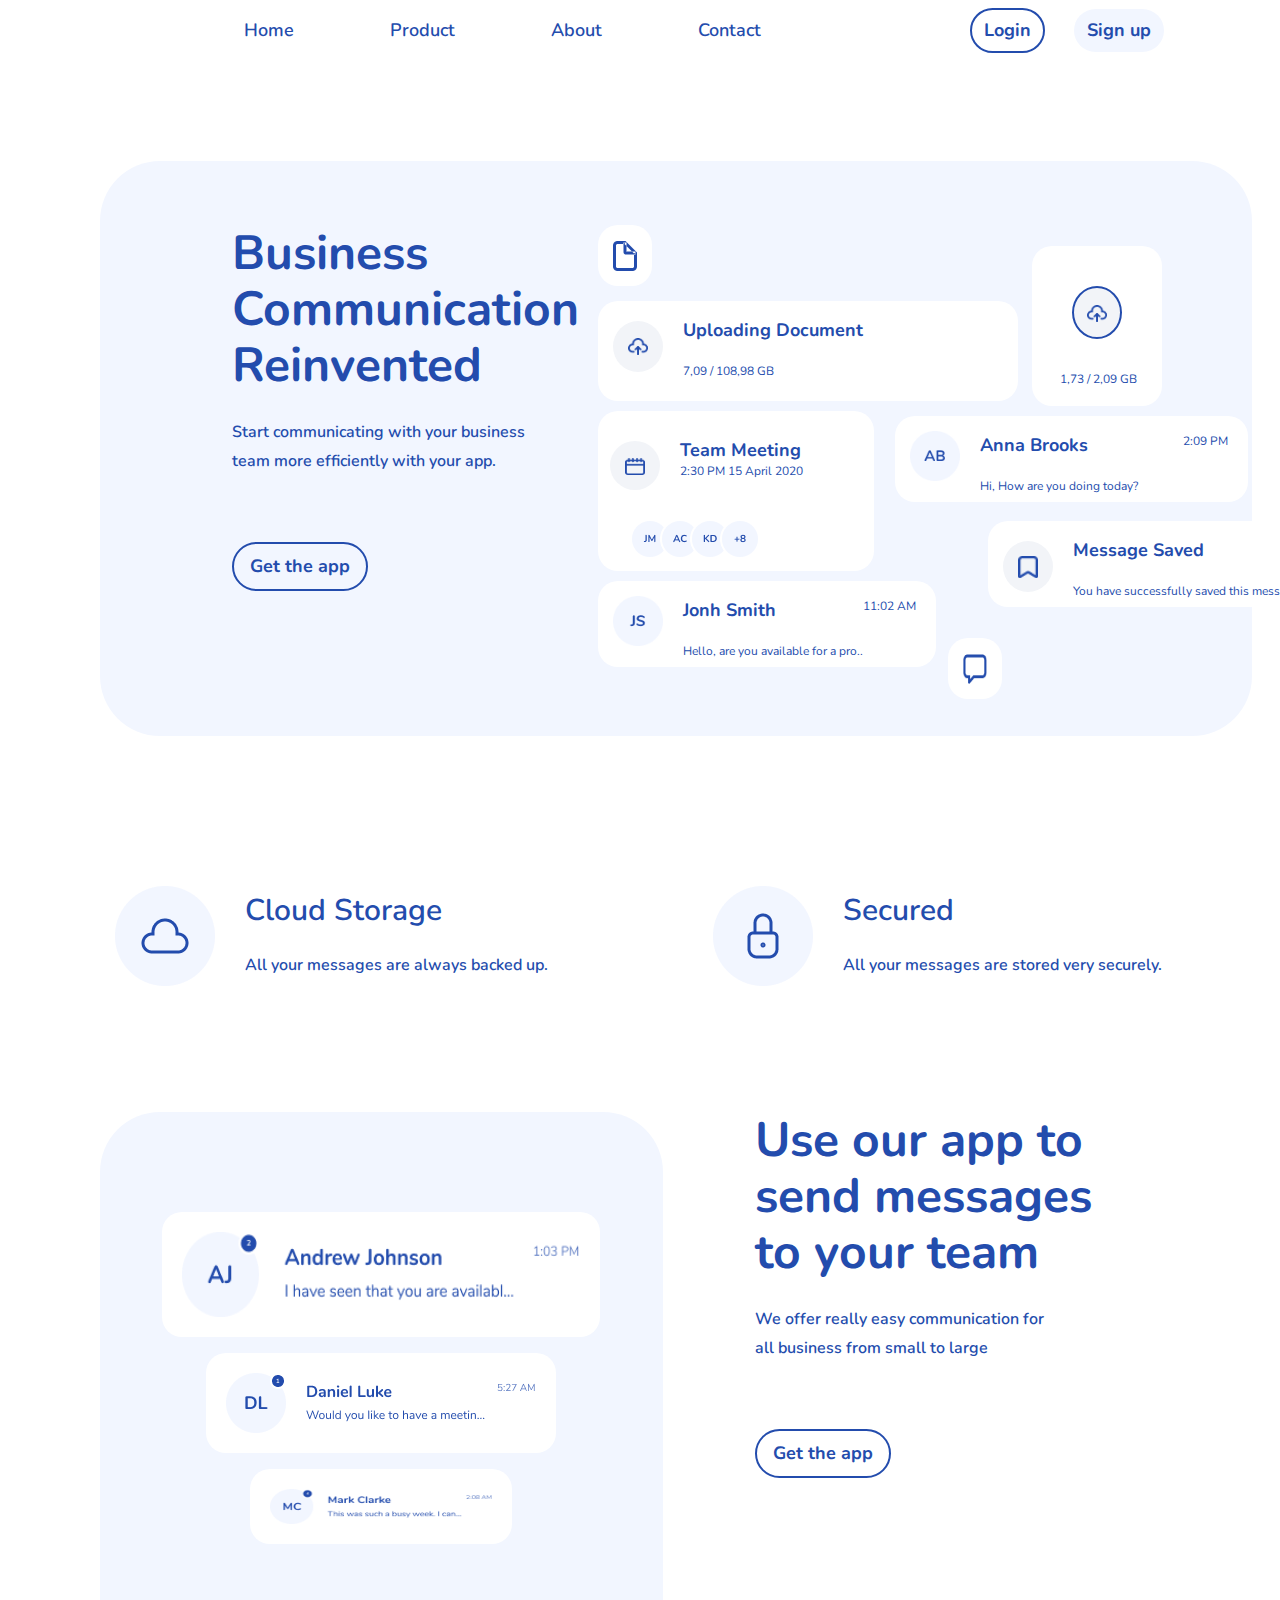
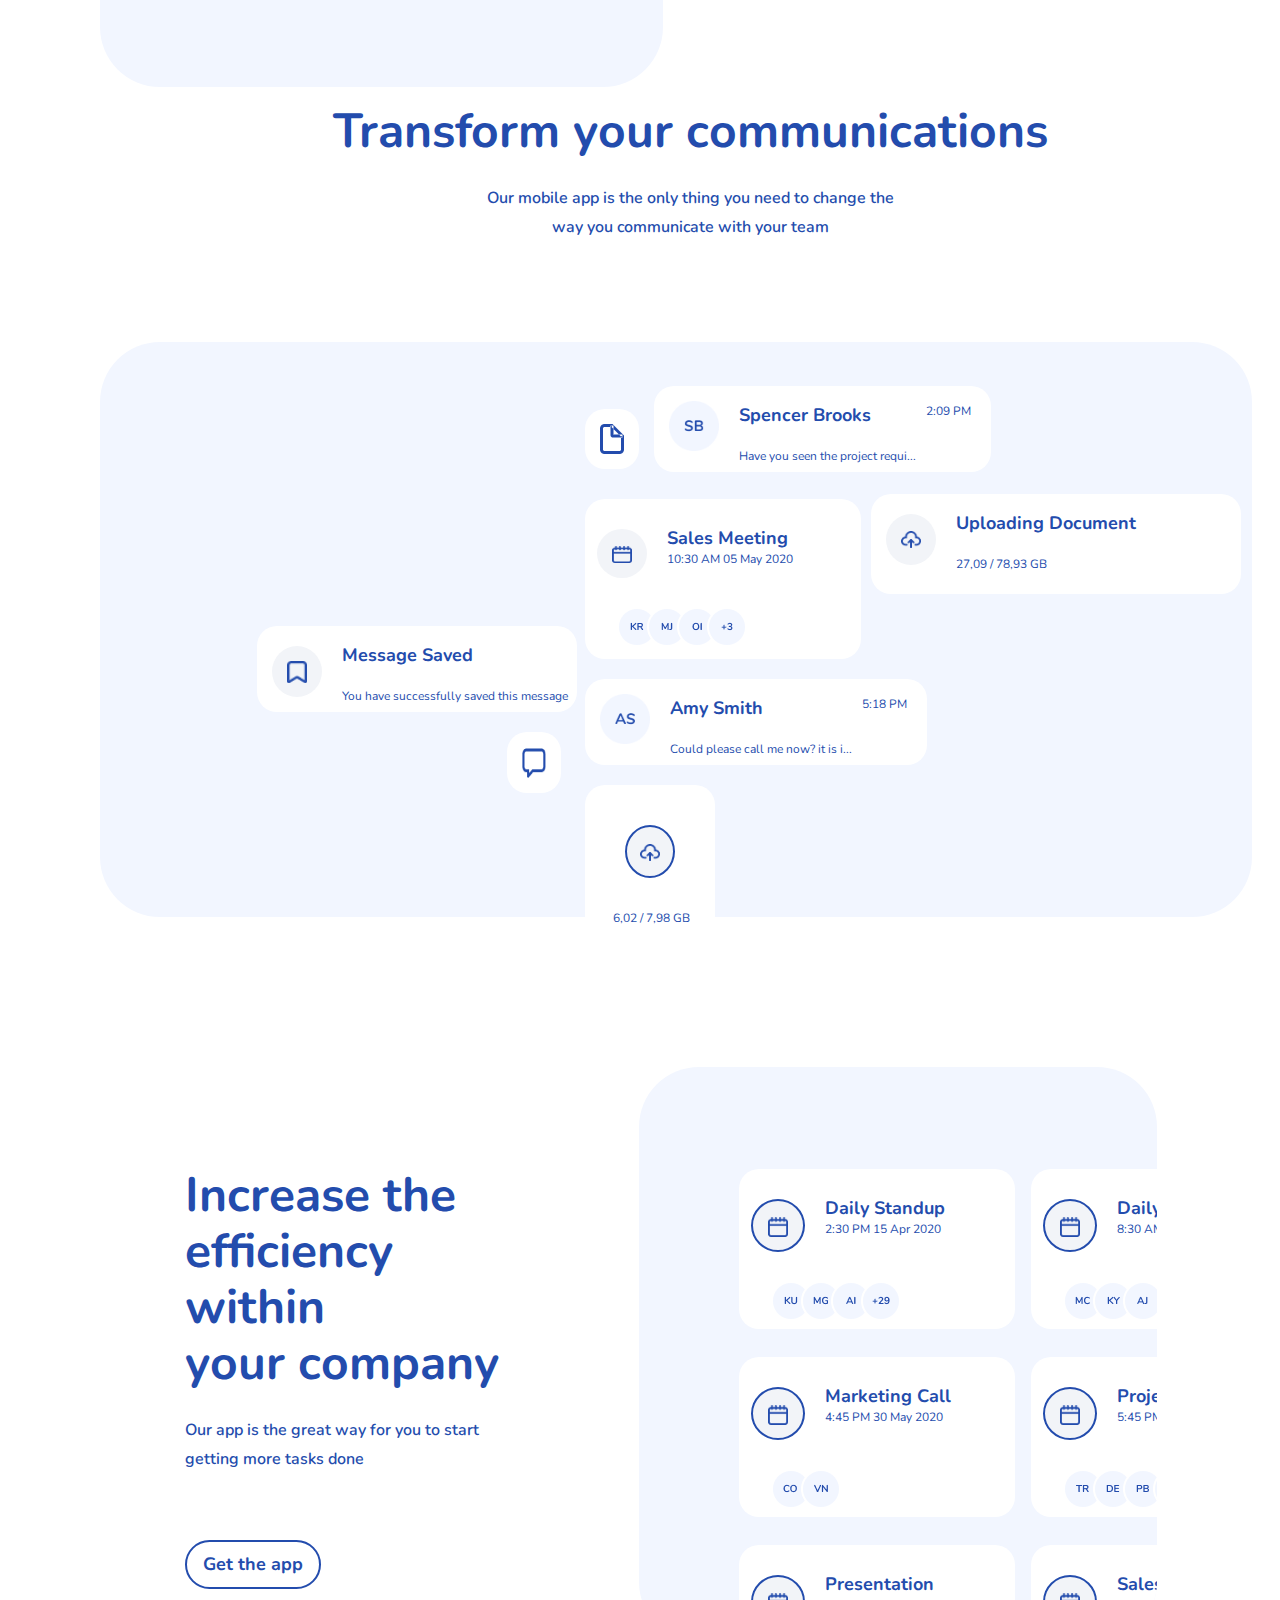
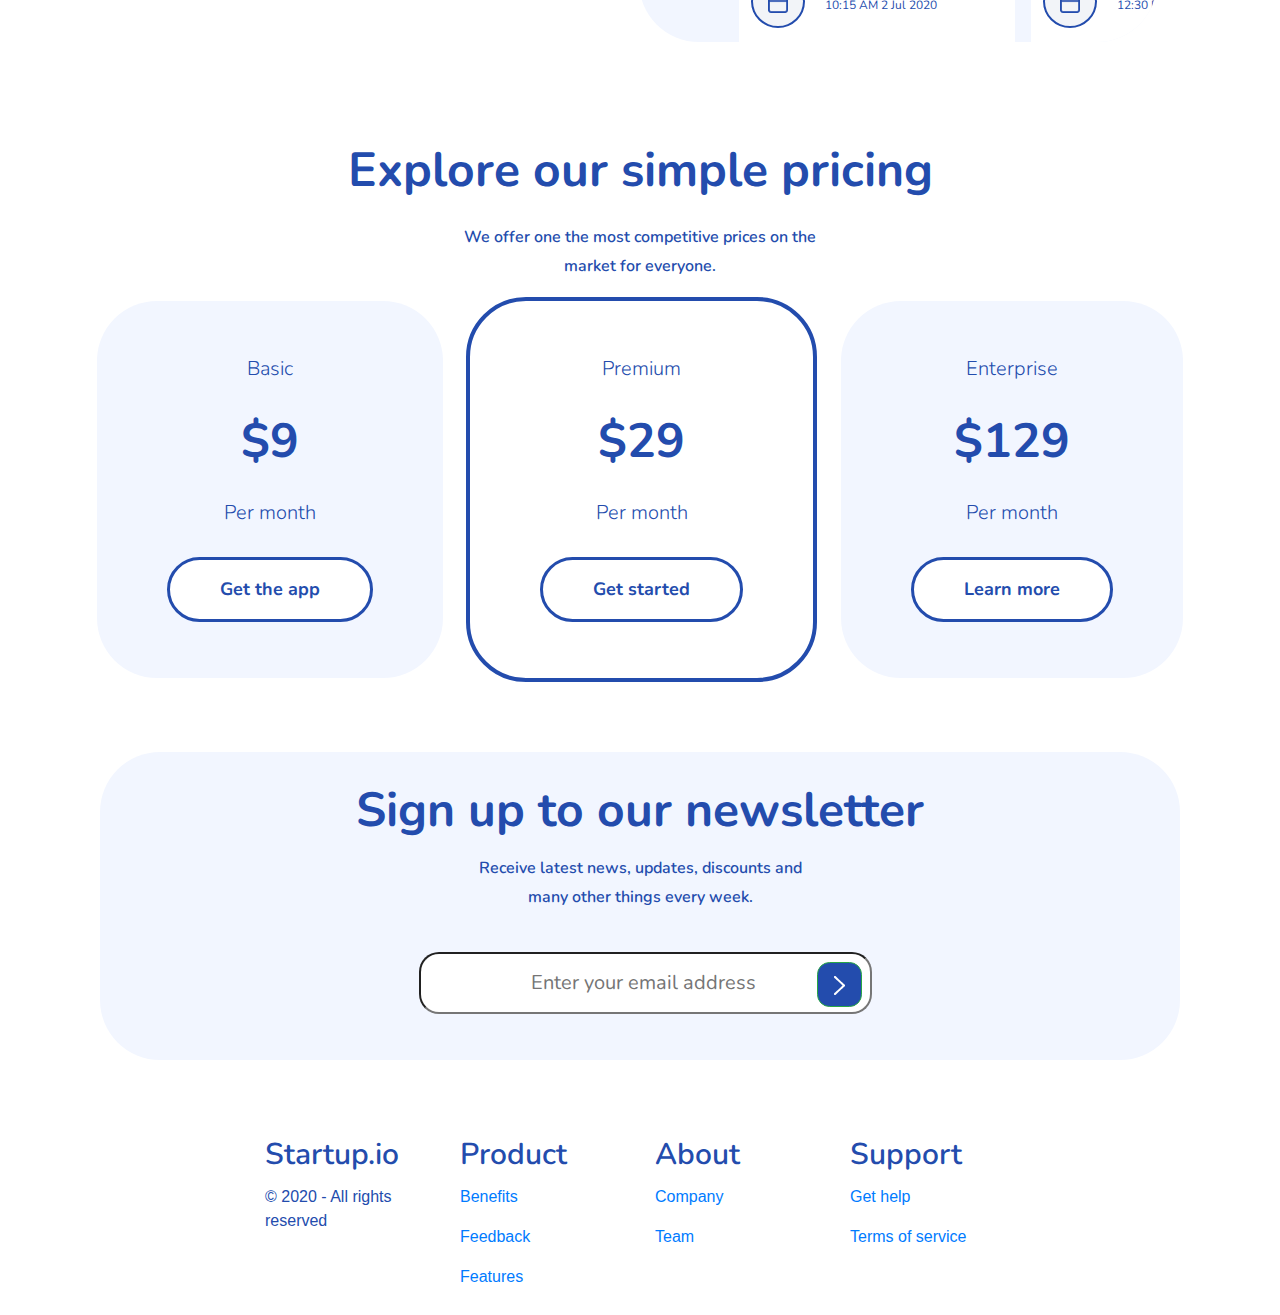
<file: index.html>
<!DOCTYPE html>
<html lang="en">
  <head>
    <!-- Required meta tags -->
    <meta charset="utf-8" />
    <meta name="viewport" content="width=device-width, initial-scale=1, shrink-to-fit=no" />

    <!-- Bootstrap CSS -->
    <link rel="stylesheet" href="https://cdn.jsdelivr.net/npm/bootstrap@4.0.0/dist/css/bootstrap.min.css" integrity="sha384-Gn5384xqQ1aoWXA+058RXPxPg6fy4IWvTNh0E263XmFcJlSAwiGgFAW/dAiS6JXm" crossorigin="anonymous" />
    <link rel="stylesheet" href="style.css" />
    <link rel="preconnect" href="https://fonts.googleapis.com" />
    <link rel="preconnect" href="https://fonts.gstatic.com" crossorigin />
    <link href="https://fonts.googleapis.com/css2?family=Nunito&display=swap" rel="stylesheet" />
    <title>Landing Page Start Up</title>
  </head>
  <body>
    <!-- HEADER -->
    <!-- navbar -->
    <nav class="navbar navbar-expand-lg navbar-light">
      <button class="navbar-toggler" type="button" data-toggle="collapse" data-target="#navbarNav" aria-controls="navbarNav" aria-expanded="false" aria-label="Toggle navigation">
        <span class="navbar-toggler-icon"></span>
      </button>
      <div class="collapse navbar-collapse font" id="navbarNav">
        <ul class="navbar-nav mx-auto">
          <li class="nav-item active">
            <a class="nav-link" href="#">Home <span class="sr-only">(current)</span></a>
          </li>
          <li class="nav-item">
            <a class="nav-link" href="#">Product</a>
          </li>
          <li class="nav-item">
            <a class="nav-link" href="#">About</a>
          </li>
          <li class="nav-item">
            <a class="nav-link" href="#">Contact</a>
          </li>
        </ul>
      </div>

      <div class="navbar-nav ml-auto">
        <div>
          <a class="btn btn_bg" href="#">Login</a>
          <a class="btn btn_su" href="#">Sign up</a>
        </div>
      </div>
    </nav>
    <!-- end navbar -->
    <!-- END HEADER -->
    <!-- BANNER -->
    <!-- Jumbotron -->
    <div class="jumbotron">
      <div class="row space">
        <div class="col-lg-5">
          <h4 class="display-4 main_font">Business<br />Communication<br />Reinvented</h4>
          <p class="font body_font">Start communicating with your business<br />team more efficiently with your app.</p>
          <p class="lead">
            <a class="btn btn_bg btn-lg btn_body" href="#" role="button">Get the app</a>
          </p>
        </div>
        <div class="col-lg-7">
          <a class="btn bg_icon" href="#"><img src="./asset/icon/file.png" height="30" width="24" alt="" /></a>
          <br />
          <a class="bg_icon bg_upload btn font">
            <div class="person">
              <div class="img_ud">
                <img src="./asset/icon/upload.png" height="17" width="20" alt="" />
              </div>
              <div class="text">
                <p>Uploading Document</p>
                <p class="font_size">7,09 / 108,98 GB</p>
              </div>
            </div>
          </a>
          <a class="bg_icon bg_upload2 btn font">
            <div class="img_ud2">
              <img src="./asset/icon/upload.png" height="17" width="20" alt="" />
            </div>
            <p class="font_size2" style="margin-left: 2px">1,73 / 2,09 GB</p>
          </a>
          <br />
          <div class="row">
            <div class="col-sm-5" style="margin-right: 25px">
              <a class="bg_date btn font">
                <div class="person">
                  <div class="img_ud">
                    <img src="./asset/icon/date.png" height="17" width="20" alt="" />
                  </div>
                  <div class="text">
                    <p>Team Meeting</p>
                    <p class="font_size" style="margin-top: -20px">2:30 PM 15 April 2020</p>
                  </div>
                </div>

                <br />
                <div class="date">
                  <p href=""><img src="./asset/icon/1.png" height="40" width="40" alt="" /></p>
                  <p href=""><img src="./asset/icon/2.png" height="40" width="40" alt="" style="margin-left: -10px" /></p>
                  <p href=""><img src="./asset/icon/3.png" height="40" width="40" alt="" style="margin-left: -10px" /></p>
                  <p href=""><img src="./asset/icon/4.png" height="40" width="40" alt="" style="margin-left: -10px" /></p>
                </div>
              </a>
            </div>
            <div class="col-sm-6">
              <a class="bg_icon btn font">
                <div class="person">
                  <img src="./asset/icon/ab.png" height="50" width="50" alt="" />
                  <div class="text">
                    <p>Anna Brooks</p>
                    <p class="font_size">Hi, How are you doing today?</p>
                  </div>
                  <p class="font_size time">2:09 PM</p>
                </div>
              </a>
            </div>
          </div>
          <a class="bg_icon btn font">
            <div class="person">
              <img src="./asset/icon/js.png" height="50" width="50" alt="" />
              <div class="text">
                <p>Jonh Smith</p>
                <p class="font_size">Hello, are you available for a pro..</p>
              </div>
              <p class="font_size">11:02 AM</p>
            </div>
          </a>
          <a class="bg_icon btn font ms">
            <div class="person">
              <div class="img_ud">
                <img src="./asset/icon/Shape.png" height="22" width="20" alt="" />
              </div>
              <div class="text">
                <p>Message Saved</p>
                <p class="font_size">You have successfully saved this message</p>
              </div>
            </div>
          </a>
          <br />
          <a class="btn bg_icon" href="#" style="margin-left: 350px; margin-top: -80px"><img src="./asset/icon/message.png" height="30" width="24" alt="" /></a>
        </div>
      </div>
    </div>
    <!-- End Jumbotron -->
    <div class="row space pos">
      <div class="col-lg-6 mb-3">
        <div class="person">
          <img src="./asset/icon/Cloud.png" height="100" width="100" alt="" />
          <div class="text text_ej">
            <p class="title">Cloud Storage</p>
            <p class="font">All your messages are always backed up.</p>
          </div>
        </div>
      </div>

      <div class="col-lg-6">
        <div class="person">
          <img src="./asset/icon/Lock.png" height="100" width="100" alt="" />
          <div class="text text_ej">
            <p class="title">Secured</p>
            <p class="font">All your messages are stored very securely.</p>
          </div>
        </div>
      </div>
    </div>
    <!-- PRODUCTS FEATURES -->
    <!-- Product Features -->
    <!-- Product Features 1 -->
    <div class="row space mb-3">
      <div class="col">
        <div class="bg_feature1">
          <p><img src="./asset/icon/Card1.png" class="img_c" alt="" height="125" width="438" /></p>
          <p><img src="./asset/icon/Card2.png" class="img_c" alt="" height="100" width="350" /></p>
          <p><img src="./asset/icon/Card Content.png" class="img_c" alt="" height="75" width="262" /></p>
        </div>
      </div>
      <div class="col cont">
        <h4 class="display-4 main_font f1">
          Use our app to <br />
          send messages <br />to your team
        </h4>
        <p class="font body_font">
          We offer really easy communication for <br />
          all business from small to large
        </p>
        <p class="lead">
          <a class="btn btn_bg btn-lg btn_body" href="#" role="button">Get the app</a>
        </p>
      </div>
    </div>
    <!-- Product Features 2 -->
    <div class="pf2">
      <h4 class="display-4 main_font">Transform your communications</h4>
      <p class="font body_font">Our mobile app is the only thing you need to change the <br />way you communicate with your team</p>
    </div>

    <div class="row space jumbotron mb-5">
      <div class="col-lg-5 col-sm-6 barisr_kiri">
        <a class="bg_icon btn font pesan_pf2 pesanr_pf2">
          <div class="person">
            <div class="img_ud">
              <img src="./asset/icon/Shape.png" height="22" width="20" alt="" />
            </div>
            <div class="text">
              <p>Message Saved</p>
              <p class="font_size">You have successfully saved this message</p>
            </div>
          </div>
        </a>
        <a class="btn bg_icon pesan2_pf2 pesanr2_pf2" href="#"><img src="./asset/icon/message.png" height="30" width="24" alt="" /></a>
      </div>

      <div class="col-lg-7 col-sm-6 col_pf2">
        <a class="btn bg_icon" href="#"><img src="./asset/icon/file.png" height="30" width="24" alt="" /></a>
        <a class="bg_icon btn font spencer_pf2">
          <div class="person">
            <img src="./asset/icon/Person's Initials.png" height="50" width="50" alt="" />
            <div class="text">
              <p>Spencer Brooks</p>
              <p class="font_size">Have you seen the project requi...</p>
            </div>
            <p class="font_size time" style="margin-left: 10px">2:09 PM</p>
          </div>
        </a>
        <div class="row row_pf2">
          <div class="col-lg-5 col2_pf2">
            <a class="bg_date btn font salesr_pf2">
              <div class="person">
                <div class="img_ud">
                  <img src="./asset/icon/date.png" height="17" width="20" alt="" />
                </div>
                <div class="text">
                  <p>Sales Meeting</p>
                  <p class="font_size sales_pf2">10:30 AM 05 May 2020</p>
                </div>
              </div>

              <br />
              <div class="date">
                <p href=""><img src="./asset/icon/Person.png" height="40" width="40" alt="" /></p>
                <p href=""><img src="./asset/icon/mj.png" height="40" width="40" alt="" style="margin-left: -10px" /></p>
                <p href=""><img src="./asset/icon/oi.png" height="40" width="40" alt="" style="margin-left: -10px" /></p>
                <p href=""><img src="./asset/icon/Other People.png" height="40" width="40" alt="" style="margin-left: -10px" /></p>
              </div>
            </a>
          </div>
          <div class="col-lg-6 col3_pf2">
            <a class="bg_icon btn font upload_pf2">
              <div class="person">
                <div class="img_ud">
                  <img src="./asset/icon/upload.png" height="17" width="20" alt="" />
                </div>
                <div class="text">
                  <p>Uploading Document</p>
                  <p class="font_size">27,09 / 78,93 GB</p>
                </div>
              </div>
            </a>
          </div>
        </div>
        <a class="bg_icon btn font anna_pf2">
          <div class="person">
            <img src="./asset/icon/as.png" height="50" width="50" alt="" />
            <div class="text">
              <p>Amy Smith</p>
              <p class="font_size">Could please call me now? it is i...</p>
            </div>
            <p class="font_size time" style="margin-left: 10px">5:18 PM</p>
          </div>
        </a>
        <br />
        <a class="bg_icon bg_upload2 btn font upload2_pf2 uploadr2_pf2">
          <div class="img_ud2">
            <img src="./asset/icon/upload.png" height="17" width="20" alt="" />
          </div>
          <p class="font_size2 fontu_pf2">6,02 / 7,98 GB</p>
        </a>
      </div>
    </div>

    <!-- END PRODUCTS FEATURES -->
    <!-- END BANNER -->

    <!-- ABOUT & PRICING -->
    <!-- ABOUT -->
    <div class="row row_about mb-3">
      <div class="col-lg-5 col-sm-12 col1_about mb-4">
        <h4 class="display-4 main_font">
          Increase the <br />
          efficiency within <br />
          your company
        </h4>
        <p class="font body_font">
          Our app is the great way for you to start <br />
          getting more tasks done
        </p>
        <p class="lead">
          <a class="btn btn_bg btn-lg btn_body" href="#" role="button">Get the app</a>
        </p>
      </div>
      <div class="col-lg-6 col-sm-12">
        <div class="bg_about" style="overflow:hidden;">
          <div class="row row_in_bg_about mb-3">
            <div class="col-sm-5">
              <a class="bg_date_about btn font salesr_pf2">
                <div class="person">
                  <div class="img_ud border_about">
                    <img src="./asset/icon/date.png" height="20" width="20" alt="" />
                  </div>
                  <div class="text">
                    <p>Daily Standup</p>
                    <p class="font_size sales_pf2">2:30 PM 15 Apr 2020</p>
                  </div>
                </div>

                <br />
                <div class="date">
                  <p href=""><img src="./asset/icon/ku.png" height="40" width="40" alt="" /></p>
                  <p href=""><img src="./asset/icon/mg.png" height="40" width="40" alt="" style="margin-left: -10px" /></p>
                  <p href=""><img src="./asset/icon/ai.png" height="40" width="40" alt="" style="margin-left: -10px" /></p>
                  <p href=""><img src="./asset/icon/29.png" height="40" width="40" alt="" style="margin-left: -10px" /></p>
                </div>
              </a>
            </div>
            <div class="col-sm-4">
              <a class="bg_date btn font salesr_pf2">
                <div class="person">
                  <div class="img_ud border_about">
                    <img src="./asset/icon/date.png" height="20" width="20" alt="" />
                  </div>
                  <div class="text">
                    <p>Daily Ema</p>
                    <p class="font_size sales_pf2">8:30 AM 28 Apr 2020</p>
                  </div>
                </div>

                <br />
                <div class="date">
                  <p href=""><img src="./asset/icon/mc.png" height="40" width="40" alt="" /></p>
                  <p href=""><img src="./asset/icon/ky.png" height="40" width="40" alt="" style="margin-left: -10px" /></p>
                  <p href=""><img src="./asset/icon/aj.png" height="40" width="40" alt="" style="margin-left: -10px" /></p>
                </div>
              </a>
            </div>
          </div>
          <div class="row row_in_bg_about mb-3">
            <div class="col-sm-5">
              <a class="bg_date btn font salesr_pf2">
                <div class="person">
                  <div class="img_ud border_about">
                    <img src="./asset/icon/date.png" height="20" width="20" alt="" />
                  </div>
                  <div class="text">
                    <p>Marketing Call</p>
                    <p class="font_size sales_pf2">4:45 PM 30 May 2020</p>
                  </div>
                </div>

                <br />
                <div class="date">
                  <p href=""><img src="./asset/icon/co.png" height="40" width="40" alt="" /></p>
                  <p href=""><img src="./asset/icon/vn.png" height="40" width="40" alt="" style="margin-left: -10px" /></p>
                </div>
              </a>
            </div>
            <div class="col-sm-4">
              <a class="bg_date btn font salesr_pf2">
                <div class="person">
                  <div class="img_ud border_about">
                    <img src="./asset/icon/date.png" height="20" width="20" alt="" />
                  </div>
                  <div class="text">
                    <p>Project Meeting</p>
                    <p class="font_size sales_pf2">5:45 PM 1 Jun 2020</p>
                  </div>
                </div>

                <br />
                <div class="date">
                  <p href=""><img src="./asset/icon/tr.png" height="40" width="40" alt="" /></p>
                  <p href=""><img src="./asset/icon/de.png" height="40" width="40" alt="" style="margin-left: -10px" /></p>
                  <p href=""><img src="./asset/icon/pb.png" height="40" width="40" alt="" style="margin-left: -10px" /></p>
                  <p href=""><img src="./asset/icon/Other People2.png" height="40" width="40" alt="" style="margin-left: -10px" /></p>
                </div>
              </a>
            </div>
          </div>
          <div class="row row_in_bg_about">
            <div class="col-sm-5">
              <a class="bg_date btn font salesr_pf2">
                <div class="person">
                  <div class="img_ud border_about">
                    <img src="./asset/icon/date.png" height="20" width="20" alt="" />
                  </div>
                  <div class="text">
                    <p>Presentation</p>
                    <p class="font_size sales_pf2">10:15 AM 2 Jul 2020</p>
                  </div>
                </div>
              </a>
            </div>
            <div class="col-sm-4">
              <a class="bg_date btn font salesr_pf2">
                <div class="person">
                  <div class="img_ud border_about">
                    <img src="./asset/icon/date.png" height="20" width="20" alt="" />
                  </div>
                  <div class="text">
                    <p>Sales Call</p>
                    <p class="font_size sales_pf2">12:30 PM 5 May 2020</p>
                  </div>
                </div>
              </a>
            </div>
          </div>
        </div>
      </div>
    </div>
    <!-- END ABOUT -->
    <!-- PRICING -->
    <div class="txt_p">
      <h4 class="display-4 main_font_h4_p">Explore our simple pricing</h4>
      <p class="font body_font_p_p">
        We offer one the most competitive prices on the<br />
        market for everyone.
      </p>
    </div>
    <div class="row r_pricing">
      <div class="c_pricing">
        <div class="main_font_pricing">
          <p class="lead">Basic</p>
          <p>$9</p>
          <p class="lead">Per month</p>
          <p class="lead">
            <a class="btn btn_pricing" href="#" role="button">Get the app</a>
          </p>
        </div>
      </div>
      <div class="c_pricing">
        <div class="main_font_pricing2">
          <p class="lead">Premium</p>
          <p>$29</p>
          <p class="lead">Per month</p>
          <p class="lead">
            <a class="btn btn_pricing2" href="#" role="button">Get started</a>
          </p>
        </div>
      </div>
      <div class="c_pricing">
        <div class="main_font_pricing">
          <p class="lead">Enterprise</p>
          <p>$129</p>
          <p class="lead">Per month</p>
          <p class="lead">
            <a class="btn btn_pricing" href="#" role="button">Learn more</a>
          </p>
        </div>
      </div>
    </div>

    <!-- END PRICING -->
    <!-- END ABOUT & PRICING -->
    <!-- CONTACT NEWSLETTER & FOOTER -->
    <div class="main_CN">
      <p>Sign up to our newsletter</p>
      <p class="lead font" style="margin-bottom: 40px;">
        Receive latest news, updates, discounts and <br />
        many other things every week.
      </p>
      <form class="flex">
        <p class="lead">
          <input class="search_CN" type="search" placeholder="Enter your email address" aria-label="Search" />
          <button class="btn_CN btn btn-outline-success" type="submit"><img src="./asset/icon/arrow.png" alt="" /></button>
        </p>
      </form>
    </div>
    <div class="row foot">
      <div class="col text_foot">
        <p href="" class="foot_link font">Startup.io</p>
        <p>
          © 2020 - All rights <br />
          reserved
        </p>
      </div>
      <div class="col text_foot">
        <p href="" class="foot_link font">Product</p>
        <p><a href="">Benefits</a></p>
        <p><a href="">Feedback</a></p>
        <p><a href="">Features</a></p>
      </div>
      <div class="col text_foot">
        <p href="" class="foot_link font">About</p>
        <p><a href="">Company</a></p>
        <p><a href="">Team</a></p>
      </div>
      <div class="col text_foot">
        <p href="" class="foot_link font">Support</p>
        <p><a href="">Get help</a></p>
        <p><a href="">Terms of service</a></p>
      </div>
    </div>
    <!-- END CONTACT NEWSLETTER & FOOTER -->
    <script src="https://code.jquery.com/jquery-3.2.1.slim.min.js" integrity="sha384-KJ3o2DKtIkvYIK3UENzmM7KCkRr/rE9/Qpg6aAZGJwFDMVNA/GpGFF93hXpG5KkN" crossorigin="anonymous"></script>
    <script src="https://cdn.jsdelivr.net/npm/popper.js@1.12.9/dist/umd/popper.min.js" integrity="sha384-ApNbgh9B+Y1QKtv3Rn7W3mgPxhU9K/ScQsAP7hUibX39j7fakFPskvXusvfa0b4Q" crossorigin="anonymous"></script>
    <script src="https://cdn.jsdelivr.net/npm/bootstrap@4.0.0/dist/js/bootstrap.min.js" integrity="sha384-JZR6Spejh4U02d8jOt6vLEHfe/JQGiRRSQQxSfFWpi1MquVdAyjUar5+76PVCmYl" crossorigin="anonymous"></script>
  </body>
</html>
</file>
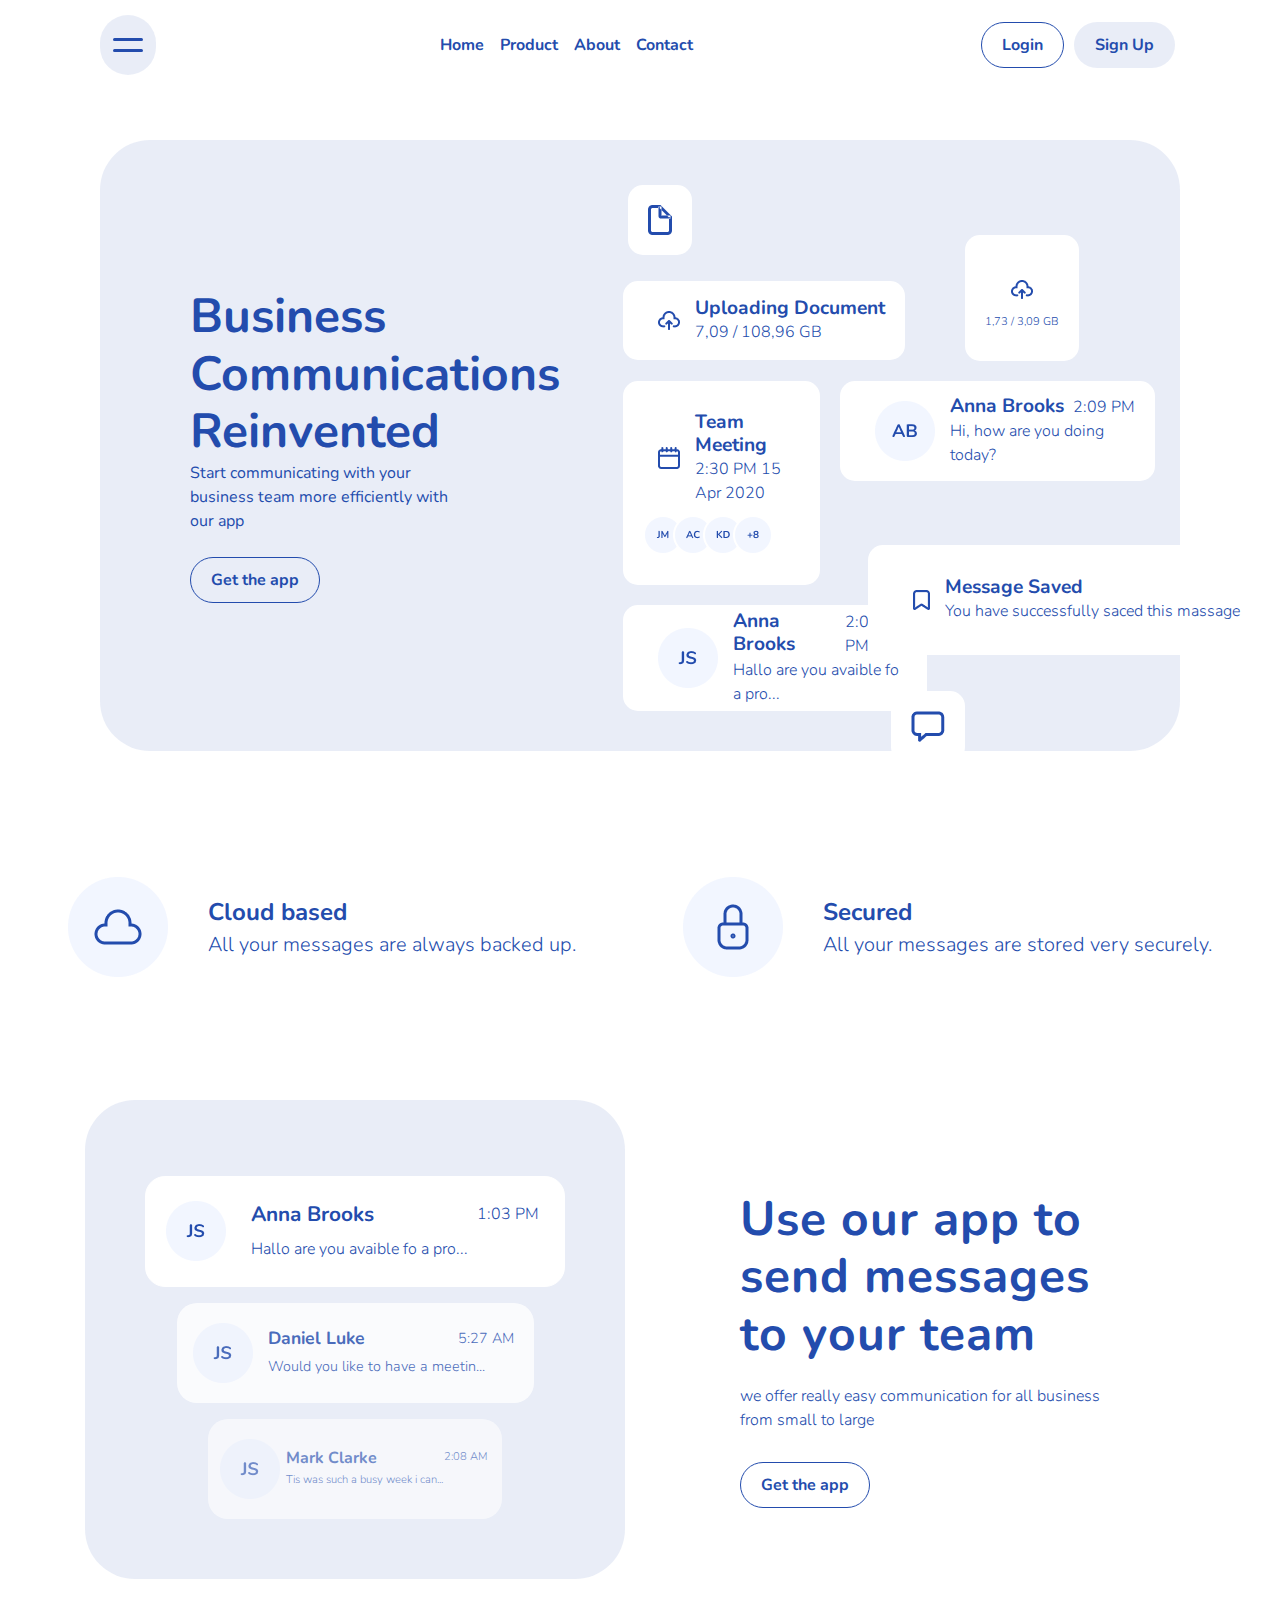
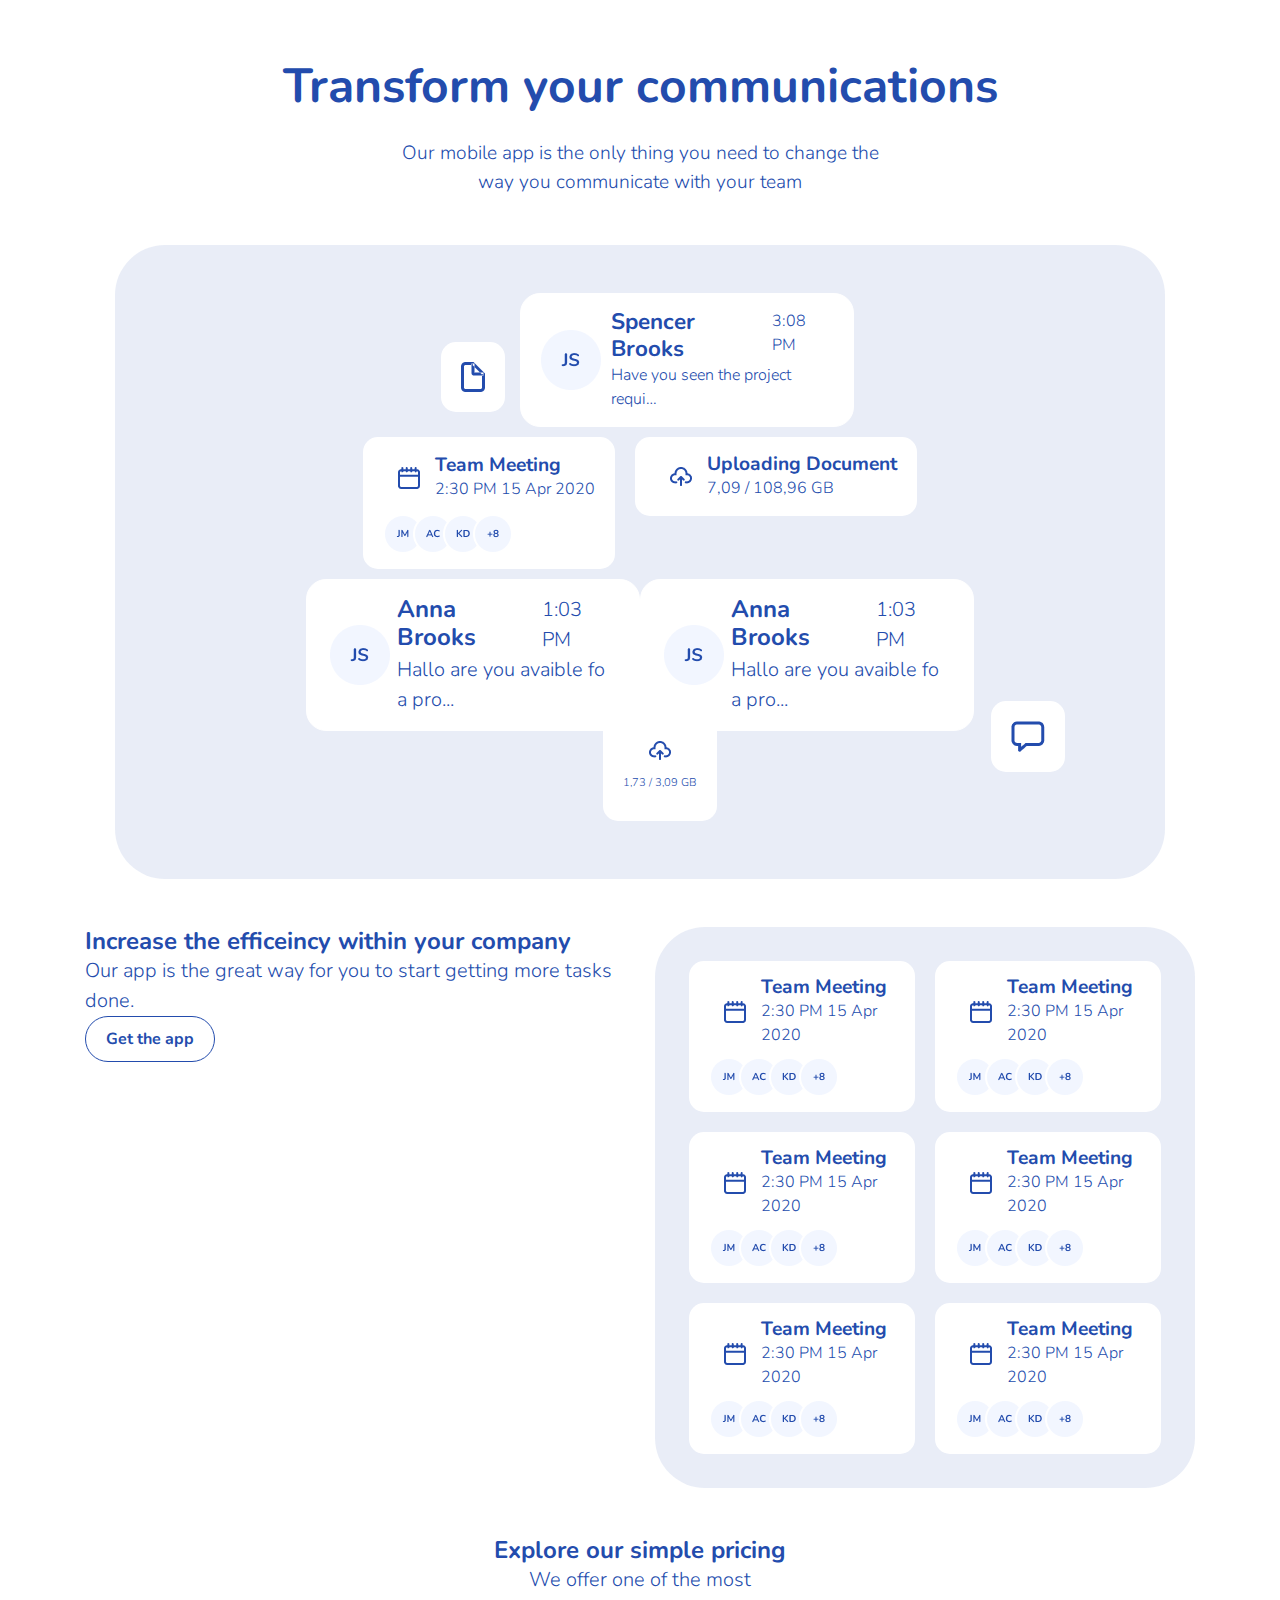
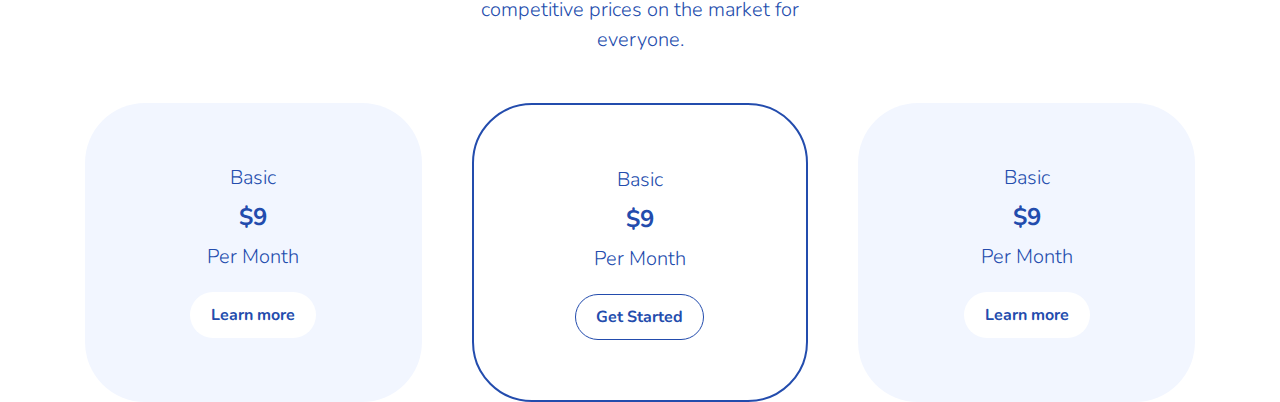
<file: indexs.html>
<!DOCTYPE html>
<html lang="en">

<head>
    <meta charset="UTF-8">
    <meta http-equiv="X-UA-Compatible" content="IE=edge">
    <meta name="viewport" content="width=device-width, initial-scale=1.0">
    <title>Landing Page Start Up</title>
    <link rel="stylesheet" href="styles.css">
    <link rel="stylesheet" href="https://cdn.jsdelivr.net/npm/bootstrap@4.0.0/dist/css/bootstrap.min.css"
        integrity="sha384-Gn5384xqQ1aoWXA+058RXPxPg6fy4IWvTNh0E263XmFcJlSAwiGgFAW/dAiS6JXm" crossorigin="anonymous" />
    <link rel="preconnect" href="https://fonts.googleapis.com" />
    <link rel="preconnect" href="https://fonts.gstatic.com" crossorigin />
    <link href="https://fonts.googleapis.com/css2?family=Nunito&display=swap" rel="stylesheet" />
    <script src="/js/hamburger.js"></script>
</head>

<body>
    <header>
        <!-- Navbar -->
        <nav class="navbar navbar-expand-lg navbar-light">
            <button class="navbar-toggler" type="button" data-toggle="collapse" data-target="#navbarNav"
                aria-controls="navbarNav" aria-expanded="false" aria-label="Toggle navigation">
                <span class="navbar-toggler-icon"></span>
            </button>
            <div class="hamburger">
                <input type="checkbox">
                <span id="span"></span>
                <span id="span"></span>
            </div>
            <div class="collapse navbar-collapse font" id="navbarNav">
                <ul class="navbar-nav mx-auto">
                    <li class="nav-item">
                        <a class="nav-link" href="#">Home <span class="sr-only">(current)</span></a>
                    </li>
                    <li class="nav-item">
                        <a class="nav-link" href="#">Product</a>
                    </li>
                    <li class="nav-item">
                        <a class="nav-link" href="#">About</a>
                    </li>
                    <li class="nav-item">
                        <a class="nav-link" href="#">Contact</a>
                    </li>
                </ul>
            </div>
            <form class="form-inline my-2 my-lg-0">
                <button class="btn btn-outline-blue my-2 my-sm-0" type="submit">Login</button>
                <button class="btn btn-bg-blue my-2 my-sm-0" type="submit">Sign Up</button>
            </form>
        </nav>
    </header>

    <!-- Main -->
    <main>
        <!-- Jumbotron -->
        <div class="jumbotron">
            <div class="container-fluid">
                <div class="row">
                    <div class="col-5 col-lg-5 col-md-6 col-sm-8">
                        <h1 class="title-text">Business Communications Reinvented</h1>
                        <p class="lead">Start communicating with your business team more efficiently with our app</p>
                        <button class="btn btn-outline-blue mt-4">Get the app</button>
                    </div>
                    <div class="col-7 col-lg-7 col-md col-sm">
                        <div class="ml-5">

                            <!-- Files -->
                            <div class="cards-img">
                                <img src="/asset/icon/file.png" alt="file">
                            </div>

                            <!-- Uploading Document -->
                            <div class="d-flex align-items-center">
                                <div class="cards">
                                    <div class="d-flex justify-content-around align-items-center">
                                        <div class="cards-img">
                                            <img src="/asset/icon/upload.png" alt="upload">
                                        </div>
                                        <div class="cards-text">
                                            <h3 class="title-text">Uploading Document</h3>
                                            <p class="lead">7,09 / 108,96 GB</p>
                                        </div>
                                    </div>
                                </div>
                                <div class="cards uploads text-center">
                                    <div class="cards-img ">
                                        <img src="/asset/icon/upload.png" alt="upload-load">
                                    </div>
                                    <div class="cards-text">
                                        <p class="lead">1,73 / 3,09 GB</p>
                                    </div>
                                </div>
                            </div>

                            <!-- Team Meeting -->
                            <div class="d-flex align-items-start">
                                <div class="cards team">
                                    <div class="d-flex align-items-center">
                                        <div class="cards-img">
                                            <img src="/asset/icon/date.png" alt="team-meet">
                                        </div>
                                        <div class="cards-text">
                                            <h3 class="title-text">Team Meeting</h3>
                                            <p class="lead">2:30 PM 15 Apr 2020</p>
                                        </div>
                                    </div>
                                    <div class="list-img d-flex">
                                        <img src="/asset/icon/1.png" class="jm" alt="date1">
                                        <img src="/asset/icon/2.png" class="img" alt="date2">
                                        <img src="/asset/icon/3.png" class="img" alt="date3">
                                        <img src="/asset/icon/4.png" class="img" alt="date4">
                                    </div>
                                </div>
                                <div class="cards ana">
                                    <div class="d-flex align-items-center">
                                        <div class="cards-img">
                                            <img src="/asset/icon/ab.png" alt="bubble-text">
                                        </div>
                                        <div class="cards-text">
                                            <div class="d-flex justify-content-between">
                                                <h3 class="title-text">Anna Brooks</h3>
                                                <p class="lead">2:09 PM</p>
                                            </div>
                                            <p class="lead">Hi, how are you doing today?</p>
                                        </div>
                                    </div>
                                </div>
                            </div>

                            <!-- js & ms -->
                            <div class="d-flex">
                                <div class="cards js">
                                    <div class="d-flex align-items-center">
                                        <div class="cards-img">
                                            <img src="/asset/icon/js.png" alt="john-smith">
                                        </div>
                                        <div class="cards-text">
                                            <div class="d-flex justify-content-between">
                                                <h3 class="title-text">Anna Brooks</h3>
                                                <p class="lead">2:09 PM</p>
                                            </div>
                                            <p class="lead">Hallo are you avaible fo a pro...</p>
                                        </div>
                                    </div>
                                </div>

                                <div class="cards ms">
                                    <div class="d-flex align-items-center">
                                        <div class="cards-img">
                                            <img src="/asset/icon/Shape.png" alt="bubble-text-saved">
                                        </div>
                                        <div class="cards-text">
                                            <h3 class="title-text">Message Saved</h3>
                                            <p class="lead">You have successfully saced this massage</p>
                                        </div>
                                    </div>
                                </div>
                            </div>
                            <div class="cards-img mes">
                                <img src="/asset/icon/message.png" alt="message">
                            </div>
                        </div>
                    </div>
                </div>
            </div>
        </div>

        <div class="container-fluid cloud d-flex justify-content-around">
            <div class="blok p-4">
                <div class="d-flex align-items-center justify-content-evenly">
                    <img src="./asset/icon/Cloud.png" height="100" width="100" alt="" />
                    <div class="text">
                        <p class="title-text">Cloud based</p>
                        <p class="lead">All your messages are always backed up.</p>
                    </div>
                </div>
            </div>

            <div class="blok  p-4">
                <div class="d-flex align-items-center justify-content-evenly">
                    <img src="./asset/icon/Lock.png" height="100" width="100" alt="" />
                    <div class="text">
                        <p class="title-text">Secured</p>
                        <p class="lead">All your messages are stored very securely.</p>
                    </div>
                </div>
            </div>
        </div>

        <section id="features">
            <div class="container">
                <div class="row align-items-center">
                    <div class="col-6 col-lg-6 col-md-6 col-sm-6">
                        <div class="box">

                            <!-- cards 1 -->
                            <div class="card mt-3">
                                <div class="d-flex align-items-center justify-content-around">
                                    <img src="/asset/icon/js.png" alt="john-smith">
                                    <div class="text w-75">
                                        <div class="d-flex justify-content-between">
                                            <h3 class="title-text">Anna Brooks</h3>
                                            <p class="lead">1:03 PM</p>
                                        </div>
                                        <p class="lead">Hallo are you avaible fo a pro...</p>
                                    </div>
                                </div>
                            </div>

                            <!-- cards 2 -->
                            <div class="card-c1 mt-3 mx-auto">
                                <div class="d-flex align-items-center justify-content-around">
                                    <img src="/asset/icon/js.png" alt="john-smith">
                                    <div class="text w-75">
                                        <div class="d-flex justify-content-between">
                                            <h3 class="title-text">Daniel Luke</h3>
                                            <p class="lead">5:27 AM</p>
                                        </div>
                                        <p class="lead">Would you like to have a meetin...</p>
                                    </div>
                                </div>
                            </div>

                            <!-- cards 3 -->
                            <div class="card-c2 mt-3 mx-auto">
                                <div class="d-flex align-items-center justify-content-around">
                                    <img src="/asset/icon/js.png" alt="john-smith">
                                    <div class="text w-75">
                                        <div class="d-flex justify-content-between">
                                            <h3 class="title-text">Mark Clarke</h3>
                                            <p class="lead">2:08 AM</p>
                                        </div>
                                        <p class="lead">Tis was such a busy week i can...</p>
                                    </div>
                                </div>
                            </div>
                        </div>
                    </div>

                    <div class="text-fea col-6 col-lg-6 col-md-6 col-sm-6">
                        <h1 class="title-text">
                            Use our app to send messages to your team
                        </h1>
                        <p class="lead">we offer really easy communication for all business from small to large</p>
                        <a href="#" class="btn btn-outline-blue">Get the app</a>
                    </div>
                </div>
            </div>

            <div class="text-select text-center">
                <h1 class="title-text">Transform your communications</h1>
                <p class="lead mt-4">Our mobile app is the only thing you need to change the way you communicate with
                    your team</p>
            </div>

            <div class="banner mt-5">
                <div class="container-fluid">
                    <div class="bg p-5">
                        <!-- files & spencer brooks -->
                        <div class="d-flex justify-content-center align-items-end">
                            <div class="cards-img">
                                <img src="/asset/icon/file.png" alt="file">
                            </div>
                            <div class="card">
                                <div class="wrapper d-flex align-items-center justify-content-around">
                                    <img src="/asset/icon/js.png" alt="john-smith">
                                    <div class="text w-100">
                                        <div class="d-flex justify-content-between">
                                            <h3 class="title-text">Spencer Brooks</h3>
                                            <p class="lead">3:08 PM</p>
                                        </div>
                                        <p class="lead">Have you seen the project requi…</p>
                                    </div>
                                </div>
                            </div>
                        </div>
                        <div class="d-flex justify-content-center align-items-start">
                            <div class="cards">
                                <div class="d-flex align-items-center">
                                    <div class="cards-img">
                                        <img src="/asset/icon/date.png" alt="team-meet">
                                    </div>
                                    <div class="cards-text">
                                        <h3 class="title-text">Team Meeting</h3>
                                        <p class="lead">2:30 PM 15 Apr 2020</p>
                                    </div>
                                </div>
                                <div class="list-img d-flex">
                                    <img src="/asset/icon/1.png" class="jm" alt="date1">
                                    <img src="/asset/icon/2.png" class="img" alt="date2">
                                    <img src="/asset/icon/3.png" class="img" alt="date3">
                                    <img src="/asset/icon/4.png" class="img" alt="date4">
                                </div>
                            </div>
                            <div class="cards p-">
                                <div class="d-flex justify-content-around align-items-center">
                                    <div class="cards-img">
                                        <img src="/asset/icon/upload.png" alt="upload">
                                    </div>
                                    <div class="cards-text">
                                        <h3 class="title-text">Uploading Document</h3>
                                        <p class="lead">7,09 / 108,96 GB</p>
                                    </div>
                                </div>
                            </div>
                        </div>
                        <div class="d-flex justify-content-center align-items-start">
                            <div class="card">
                                <div class="d-flex align-items-center justify-content-around">
                                    <img src="/asset/icon/js.png" alt="john-smith">
                                    <div class="text w-75">
                                        <div class="d-flex justify-content-between">
                                            <h3 class="title-text">Anna Brooks</h3>
                                            <p class="lead">1:03 PM</p>
                                        </div>
                                        <p class="lead">Hallo are you avaible fo a pro...</p>
                                    </div>
                                </div>
                            </div>
                            <div class="card">
                                <div class="d-flex align-items-center justify-content-around">
                                    <img src="/asset/icon/js.png" alt="john-smith">
                                    <div class="text w-75">
                                        <div class="d-flex justify-content-between">
                                            <h3 class="title-text">Anna Brooks</h3>
                                            <p class="lead">1:03 PM</p>
                                        </div>
                                        <p class="lead">Hallo are you avaible fo a pro...</p>
                                    </div>
                                </div>
                            </div>
                        </div>
                        <div class="d-flex justify-content-center align-items-start">
                            <div class="cards-img mes">
                                <img src="/asset/icon/message.png" alt="message">
                            </div>
                            <div class="cards uploads text-center">
                                <div class="cards-img ">
                                    <img src="/asset/icon/upload.png" alt="upload-load">
                                </div>
                                <div class="cards-text">
                                    <p class="lead">1,73 / 3,09 GB</p>
                                </div>
                            </div>
                        </div>
                    </div>
                </div>
            </div>

            <!-- Increase the efficency -->
            <div class="increase p-5">
                <div class="container">
                    <div class="row">
                        <div class="col-lg-6 col-md-6 col-sm-6">
                            <h1 class="title-text">Increase the efficeincy within your company</h1>
                            <div class="lead">Our app is the great way for you to start getting more tasks done.</div>
                            <button class="btn btn-outline-blue">Get the app</button>
                        </div>
                        <div class="col-lg-6 col-md-6 col-sm-6">
                            <div class="bg p-4">
                                <div class="flex-list">
                                    <!-- 1 -->
                                    <div class="d-flex">
                                        <div class="cards">
                                            <div class="d-flex align-items-center">
                                                <div class="cards-img">
                                                    <img src="/asset/icon/date.png" alt="team-meet">
                                                </div>
                                                <div class="cards-text">
                                                    <h3 class="title-text">Team Meeting</h3>
                                                    <p class="lead">2:30 PM 15 Apr 2020</p>
                                                </div>
                                            </div>
                                            <div class="list-img d-flex">
                                                <img src="/asset/icon/1.png" class="jm" alt="date1">
                                                <img src="/asset/icon/2.png" class="img" alt="date2">
                                                <img src="/asset/icon/3.png" class="img" alt="date3">
                                                <img src="/asset/icon/4.png" class="img" alt="date4">
                                            </div>
                                        </div>
                                        <div class="cards">
                                            <div class="d-flex align-items-center">
                                                <div class="cards-img">
                                                    <img src="/asset/icon/date.png" alt="team-meet">
                                                </div>
                                                <div class="cards-text">
                                                    <h3 class="title-text">Team Meeting</h3>
                                                    <p class="lead">2:30 PM 15 Apr 2020</p>
                                                </div>
                                            </div>
                                            <div class="list-img d-flex">
                                                <img src="/asset/icon/1.png" class="jm" alt="date1">
                                                <img src="/asset/icon/2.png" class="img" alt="date2">
                                                <img src="/asset/icon/3.png" class="img" alt="date3">
                                                <img src="/asset/icon/4.png" class="img" alt="date4">
                                            </div>
                                        </div>
                                    </div>
                                    <!-- 2 -->
                                    <div class="d-flex">
                                        <div class="cards">
                                            <div class="d-flex align-items-center">
                                                <div class="cards-img">
                                                    <img src="/asset/icon/date.png" alt="team-meet">
                                                </div>
                                                <div class="cards-text">
                                                    <h3 class="title-text">Team Meeting</h3>
                                                    <p class="lead">2:30 PM 15 Apr 2020</p>
                                                </div>
                                            </div>
                                            <div class="list-img d-flex">
                                                <img src="/asset/icon/1.png" class="jm" alt="date1">
                                                <img src="/asset/icon/2.png" class="img" alt="date2">
                                                <img src="/asset/icon/3.png" class="img" alt="date3">
                                                <img src="/asset/icon/4.png" class="img" alt="date4">
                                            </div>
                                        </div>
                                        <div class="cards">
                                            <div class="d-flex align-items-center">
                                                <div class="cards-img">
                                                    <img src="/asset/icon/date.png" alt="team-meet">
                                                </div>
                                                <div class="cards-text">
                                                    <h3 class="title-text">Team Meeting</h3>
                                                    <p class="lead">2:30 PM 15 Apr 2020</p>
                                                </div>
                                            </div>
                                            <div class="list-img d-flex">
                                                <img src="/asset/icon/1.png" class="jm" alt="date1">
                                                <img src="/asset/icon/2.png" class="img" alt="date2">
                                                <img src="/asset/icon/3.png" class="img" alt="date3">
                                                <img src="/asset/icon/4.png" class="img" alt="date4">
                                            </div>
                                        </div>
                                    </div>
                                    <!-- 3 -->
                                    <div class="d-flex">
                                        <div class="cards">
                                            <div class="d-flex align-items-center">
                                                <div class="cards-img">
                                                    <img src="/asset/icon/date.png" alt="team-meet">
                                                </div>
                                                <div class="cards-text">
                                                    <h3 class="title-text">Team Meeting</h3>
                                                    <p class="lead">2:30 PM 15 Apr 2020</p>
                                                </div>
                                            </div>
                                            <div class="list-img d-flex">
                                                <img src="/asset/icon/1.png" class="jm" alt="date1">
                                                <img src="/asset/icon/2.png" class="img" alt="date2">
                                                <img src="/asset/icon/3.png" class="img" alt="date3">
                                                <img src="/asset/icon/4.png" class="img" alt="date4">
                                            </div>
                                        </div>
                                        <div class="cards">
                                            <div class="d-flex align-items-center">
                                                <div class="cards-img">
                                                    <img src="/asset/icon/date.png" alt="team-meet">
                                                </div>
                                                <div class="cards-text">
                                                    <h3 class="title-text">Team Meeting</h3>
                                                    <p class="lead">2:30 PM 15 Apr 2020</p>
                                                </div>
                                            </div>
                                            <div class="list-img d-flex">
                                                <img src="/asset/icon/1.png" class="jm" alt="date1">
                                                <img src="/asset/icon/2.png" class="img" alt="date2">
                                                <img src="/asset/icon/3.png" class="img" alt="date3">
                                                <img src="/asset/icon/4.png" class="img" alt="date4">
                                            </div>
                                        </div>
                                    </div>
                                </div>
                            </div>
                        </div>
                    </div>
                </div>
            </div>
        </section>

        <section id="produk">
            <div class="text-group text-center">
                <h1 class="title-text">Explore our simple pricing</h1>
                <p class="lead w-25 mx-auto">We offer one of the most competitive prices on the market for everyone.</p>
            </div>
            
            <div class="container">
                <div class="list-card mt-5">
                    <!-- 1 -->
                    <div class="card-grid">
                        <p class="lead">Basic</p>
                        <h1 class="title-text">$9</h1>
                        <p class="lead">Per Month</p>
                        <button class="btn btn-bg-white">Learn more</button>
                    </div>
                    <!-- 2 -->
                    <div class="card-grid outline">
                        <p class="lead">Basic</p>
                        <h1 class="title-text">$9</h1>
                        <p class="lead">Per Month</p>
                        <button class="btn btn-outline-blue">Get Started</button>
                    </div>
                    <!-- 3 -->
                    <div class="card-grid">
                        <p class="lead">Basic</p>
                        <h1 class="title-text">$9</h1>
                        <p class="lead">Per Month</p>
                        <button class="btn btn-bg-white">Learn more</button>
                    </div>
                </div>
            </div>
        </section>
    </main>

    <!-- Footer -->
    <footer>

    </footer>
</body>

</html>
</file>
<file: style.css>
/* GENERAL */
body {
  position: absolute;
  width: 100%;
  height: 4500px;
  left: 0px;
  top: 0px;

  background: #ffffff;
}
.mr {
  margin-left: 110px;
}
.text {
  text-align: left;
  margin-left: 20px;
}
.title {
  font-family: "Nunito";
  font-style: normal;
  font-weight: 600;
  font-size: 30px;
  line-height: 49px;

  color: #234cad;
}
.icon {
  margin-top: 20px;
  margin-left: 25px;
}
.font {
  font-family: "Nunito";
  font-style: normal;
  font-weight: 600;
  font-size: 16px;
  line-height: 29px;
  color: #234cad !important;
}
.body_font {
  margin-top: 25px;
  margin-left: 100px;
}

.font_size {
  font-family: "Nunito";
  font-style: normal;
  font-weight: 400;
  font-size: 12px;
  margin-bottom: -10px;
  line-height: 21px;

  color: #234cad;
}
.font_size2 {
  font-family: "Nunito";
  font-style: normal;
  font-weight: 400;
  font-size: 12px;
  margin-left: -20px;
  margin-bottom: -10px;
  line-height: 21px;

  color: #234cad;
}
/* NAVBAR */

.nav-link {
  color: #234cad !important;
  margin-right: 80px;
  font-family: "Nunito";
  font-style: normal;
  font-weight: 600;
  font-size: 18px;
  line-height: 29px;
}
.navbar {
  margin-left: 100px;
  margin-right: 100px;
  background-color: none;
}
/* BUTTON */
.btn_menu {
  margin-left: -20px !important;
}
.btn {
  font-family: "Nunito";
  font-style: normal;
  font-weight: 700;
  font-size: 18px;
  line-height: 29px;
  text-align: center;
  color: #234cad;
}
.btn_bg {
  box-sizing: border-box;
  border: 2px solid #234cad;
  border-radius: 25px;
}
.btn_su {
  background: #f2f6ff;
  border-radius: 25px;
  margin-left: 25px;
}

.btn_body {
  margin-left: 100px;
  margin-top: 50px;
}

.bg_icon {
  border-radius: 20px;
  box-sizing: border-box;
  margin-bottom: 10px;
  margin-right: 10px;
  background: white;
  padding: 15px;
  box-sizing: border-box;
  border: 2px #234cad;
}
.img_ud {
  background: rgb(242, 244, 248);
  padding: 10px 15px 10px 15px;
  margin-top: 5px;
  border-radius: 100%;
}
.img_ud2 {
  background: rgb(242, 244, 248);
  border: 2px solid;
  padding: 10px;
  width: 50px;
  margin: 25px 25px 30px 25px;
  border-radius: 100%;
}
/* JUMBOTRON */

.pos {
  margin-left: 100px;
  margin-top: 150px;
}
.time {
  margin-left: 45px;
}
.ms {
  margin-left: 390px !important;
  margin-top: -240px !important;
}
.main_font {
  font-family: "Nunito";
  font-style: normal;
  font-weight: 700;
  font-size: 48px;
  line-height: 56px;
  margin-left: 100px;
  /* or 117% */
  color: #234cad;
}

.bg_upload {
  padding-right: 150px;
  height: 100px;
}
.bg_upload2 {
  height: 160px;
  width: 130px;
  margin-top: -50px;
}
.bg_date {
  padding-top: 25px;
  height: 160px;
  width: 276px;
  margin-top: -5px;
  padding-left: -25px;
  border-radius: 20px;
  box-sizing: border-box;
  margin-bottom: 10px;
  background: white;
  box-sizing: border-box;
  border: 2px #234cad;
}
.bg_chat {
  margin-top: -55px;
  padding-right: 150px;
  height: 100px;
}
.bg_file {
  margin-left: 360px;
  margin-top: -80px;
}
.date {
  display: flex;
  margin-left: 20px;
}
.person {
  display: flex;
  margin-right: 5px;
}
.text_ej {
  margin-left: 30px;
}

/* Features */
.bg_feature1 {
  margin-top: 100px;
  background: #f2f6ff;
  border-radius: 60px;
  width: 100%;
  height: 550px;
  border-radius: 60px;
  padding-top: 100px;
  text-align: center;
}
.cont {
  margin-top: 100px;
}

.pf2 {
  text-align: center;
}
.upload2_pf2 {
  margin-top: 5px;
}
.salesr_pf2 {
  margin-top: 2px;
}
.pesanr_pf2 {
  margin-top: 280px;
  width: 320px;
}
.barisr_kiri{
  left:-20px;
}
.pesanr2_pf2 {
  margin-left: 250px;
}
.bg_iconpf2 {
  /* border-radius: 20px;
  box-sizing: border-box;
  margin-bottom: 25px;
  background: white;
  padding: 25px;
  box-sizing: border-box;
  border: 2px #234cad; */
}
.bg_iconf2 {
  background: white;
}
.img_c {
  background: white;
  padding: 20px;
  border-radius: 20px;
}
/* About and Pricing */
.bg_about {
  background: #f2f6ff;
  border-radius: 60px;
  width: 100%;
  height: 575px;
  padding: 100px 80px 0px 80px;
  text-align: center;
}
.row_in_bg_about {
  width: 700px;
}
.border_about {
  border: 2px solid;
}
.bg_date_about {
  padding-top: 25px;
  height: 160px;
  width: 276px;
  margin-top: -5px 0px 10px 0px;
  padding-left: -25px;
  border-radius: 20px;
  box-sizing: border-box;
  background: white;
  box-sizing: border-box;
  border: 2px #234cad;
}
.bg_date_about {
  padding-top: 25px;
  height: 160px;
  width: 276px;
  margin-top: -5px 0px 10px 0px;
  padding-left: -25px;
  border-radius: 20px;
  box-sizing: border-box;
  background: white;
  box-sizing: border-box;
  border: 2px #234cad;
}
.margin_about {
  margin-left: 250px;
  margin-top: 150px;
}
/* PRICING */
.txt_p {
  margin-top: 100px;
  text-align: center;
}
.main_font_h4_p {
  font-family: "Nunito";
  font-style: normal;
  font-weight: 700;
  font-size: 48px;
  line-height: 56px;
  /* or 117% */
  color: #234cad;
}
.body_font_p_p {
  margin-top: 25px;
}
.r_pricing {
  padding-left: 100px;
  padding-right: 100px;
}
.c_pricing {
  border-radius: 60px;
  margin: 50px 90px 0px 90px;
}
.main_font_pricing {
  font-family: "Nunito";
  font-style: normal;
  font-weight: 700;
  font-size: 48px;
  line-height: 56px;
  /* or 117% */
  color: #234cad;
  background: #f2f6ff;
  text-align: center;
  border-radius: 60px;
  padding: 40px 90px 40px 90px;
}
.main_font_pricing2 {
  font-family: "Nunito";
  font-style: normal;
  font-weight: 700;
  font-size: 48px;
  line-height: 56px;
  /* or 117% */
  color: #234cad;
  border: 4px solid;
  background: white;
  text-align: center;
  border-radius: 60px;
  padding: 40px 90px 40px 90px;
}
.btn_pricing {
  background: white;
  border-radius: 50px;
  padding: 15px 50px 15px 50px;
}
.btn_pricing2 {
  border: 3px solid;
  background: white;
  border-radius: 50px;
  padding: 15px 50px 15px 50px;
}
.main_CN {
  font-family: "Nunito";
  font-style: normal;
  font-weight: 700;
  font-size: 48px;
  line-height: 56px;
  /* or 117% */
  color: #234cad;
  background: #f2f6ff;
  text-align: center;
  border-radius: 60px;
  margin-top: 70px;
  padding-top: 15px;
  padding-bottom: 15px;
}
/* Footer */
.search_CN {
  background: white;
  border-radius: 20px;
  padding-left: 50px;
  padding-right: 50px;
  text-align: center;
}
.btn_CN {
  margin-left: -60px;
  background-color: #234cad;
  border-radius: 12.5px;
  height: 45px;
  width: 45px;
}
.foot {
  margin-top: 70px;
  margin-left: 5px;
  margin-right: auto;
  padding: 10px;
  margin-bottom: 20px;
}
.text_foot {
  color: #234cad;
}
.foot_link {
  font-size: 30px;
}
/* DESKTOP VERSION */
@media (min-width: 992px) {
  .nav-link:hover::after {
    content: "";
    display: block;
    border-bottom: 3px solid #234cad;
    width: 50%;
    margin: auto;
    margin-bottom: -3px;
  }
  .jumbotron {
    margin-top: 100px;
    margin-left: 100px;
    margin-right: 100px;
    background: #f2f6ff;
    border-radius: 60px;
    width: 90%;
    height: 575px;
    border-radius: 60px;
  }
  .bg_feature1 {
    margin-top: 100px;
    margin-left: 100px;
    background: #f2f6ff;
    border-radius: 60px;
    width: 90%;
    height: 575px;
    border-radius: 60px;
    padding-top: 100px;
    text-align: center;
  }
  .pesan_pf2 {
    margin: 220px 0px 0px 130px;
  }
  .pesan2_pf2 {
    margin: 20px 0px 0px 380px;
  }
  .col_pf2 {
    padding-left: 0px;
  }
  .spencer_pf2 {
    margin-top: -20px;
  }
  .row_pf2 {
    margin-top: 15px;
  }
  .col2_pf2 {
    margin-right: 15px;
  }
  .sales_pf2 {
    margin-top: -20px;
  }
  .col3_pf2 {
    margin-top: -3px;
  }
  .upload_pf2 {
    height: 100px;
    padding-right: 100px;
  }
  .anna_pf2 {
    margin-top: 10px;
  }
  .upload2_pf2 {
    margin-top: 10px;
  }
  .fontu_pf2 {
    margin-left: 2px;
  }
  /* ABOUT */
  .row_about {
    margin: 150px 0px 0px 70px;
  }
  .col1_about {
    margin: 100px 50px 100px 0px;
    padding-right: 50px;
  }
  .bg_about {
    background: #f2f6ff;
    border-radius: 60px;
    width: 90%;
    height: 575px;
    border-radius: 60px;
    padding: 100px 0px 0px 100px;
    text-align: center;
  }

  .bg_date_about {
    padding-top: 25px;
    height: 160px;
    width: 276px;
    margin-top: -5px 0px 10px 0px;
    padding-left: -25px;
    border-radius: 20px;
    box-sizing: border-box;
    background: white;
    box-sizing: border-box;
    border: 2px #234cad;
  }
  .row_in_bg_about {
    width: 700px;
  }
  .bg_date_about {
    padding-top: 25px;
    height: 160px;
    width: 276px;
    margin-top: -5px 0px 10px 0px;
    padding-left: -25px;
    border-radius: 20px;
    box-sizing: border-box;
    background: white;
    box-sizing: border-box;
    border: 2px #234cad;
  }
  /* PRICING */
  .txt_p {
    margin-top: 100px;
    text-align: center;
  }
  .main_font_h4_p {
    font-family: "Nunito";
    font-style: normal;
    font-weight: 700;
    font-size: 48px;
    line-height: 56px;
    /* or 117% */
    color: #234cad;
  }
  .body_font_p_p {
    margin-top: 25px;
  }
  .r_pricing {
    padding-left: 100px;
    padding-right: 100px;
  }
  .c_pricing {
    border-radius: 60px;
    margin: auto
  }
  .main_font_pricing {
    font-family: "Nunito";
    font-style: normal;
    font-weight: 700;
    font-size: 48px;
    line-height: 56px;
    /* or 117% */
    color: #234cad;
    background: #f2f6ff;
    text-align: center;
    border-radius: 60px;
    padding: 40px 70px 40px 70px;
  }
  .main_font_pricing2 {
    font-family: "Nunito";
    font-style: normal;
    font-weight: 700;
    font-size: 48px;
    line-height: 56px;
    /* or 117% */
    color: #234cad;
    border: 4px solid;
    background: white;
    text-align: center;
    border-radius: 60px;
    padding: 40px 70px 40px 70px;
  }
  .btn_pricing {
    border: 3px solid;
    background: white;
    border-radius: 50px;
    padding-left: 50px;
    padding-right: 50px;
  }

  /* Footer */
  .main_CN {
    padding: 30px 65px 30px 65px;
    margin-left: 100px;
    margin-right: 100px;
  }
  .search_CN {
    background: white;
    border-radius: 20px;
    padding-left: 100px;
    padding-right: 100px;
    text-align: center;
  }
  .foot {
    margin-left: 240px;
    margin-right: 240px;
  }
}
</file>
<file: styles.css>
@import url('https://fonts.googleapis.com/css2?family=Inter:wght@100;200;300;400;500;600;700;800;900&family=Nunito:ital,wght@0,200;0,300;0,400;0,500;0,600;0,700;0,800;0,900;0,1000;1,200;1,300;1,400;1,500;1,600;1,700;1,800;1,900;1,1000&family=Outfit:wght@100;200;300;400;500;600;700;800;900&family=Poppins:ital,wght@0,100;0,200;0,300;0,400;0,500;0,600;0,700;0,800;0,900;1,100;1,200;1,300;1,400;1,500;1,600;1,700;1,800;1,900&display=swap');
* {
  margin: 0;
  padding: 0;
  box-sizing: border-box;
  list-style: none;
  font-family: 'Nunito';
}

/* Navbar */
nav {
  height: 90px;
  align-items: center;
  padding: 20px 100px !important;
}
.nav-item .nav-link {
  color: #234cad !important;
  font-weight: bold;
}
nav form button {
  margin: 0 5px;
}

/* Hamburger Menu */
.hamburger{
  padding: 15px 5px;
  flex-direction: column;
  justify-content: space-between;
  position: relative;
  background-color: rgba(35, 76, 173, 0.1);
  border-radius: 50px;
}
.hamburger input{
  position: absolute;
  width: 40px;
  height: 28px;
  opacity: 0;
  cursor: pointer;
  z-index: 2;
}
.hamburger span{
  display: block;
  margin: 8px;
  width: 30px;
  height: 3px;
  border-radius: 3px;
  background-color: #234CAD!important;
  transition: all 0.5s;
}

/* Hamburger Menu Animation */
.hamburger span:nth-child(2) {
  transform-origin: 0 0;
}
.hamburger span:nth-child(3) {
  transform-origin: 0 100%;
}
.hamburger input:checked ~ span:nth-child(2) {
  background-color: #fff;
  transform: rotate(45deg) translate(-1px, -7px);
}
.hamburger input:checked ~ span:nth-child(3) {
  background-color: #fff;
  transform: rotate(-45deg) translate(0px ,5px);
}

/* Jumbotron */
.jumbotron {
  background-color: #fff !important;
  padding: 50px 100px!important;
}
.jumbotron .container-fluid {
  background-color: rgba(35, 76, 173, 0.1);
  border-radius: 50px;
}
.jumbotron .container-fluid .row {
  align-items: center;
}
.col-5 h1,
.col-5 p,
col-lg-5 h1,
col-lg-5 p, .col-5 button, .col-lg-5 button {
    margin-left: 40px;
  color: #234cad !important;
}
.col-5, .col-lg-5{
    padding: 50px!important;
}
.col-5 .title-text{
  font-family: 'Nunito';
  font-weight: 700;
  font-size: 3em;
}
.col-5 .lead{
  width: 75%;
  font-family: 'Nunito';
  font-weight: 400;
  font-size: 16px;
}
.col-7,
col-lg-7 {
    padding: 30px 0;
}
.btn-outline-blue {
  padding: 10px 20px !important;
  background-color: rgba(255, 255, 255, 0) !important;
  color: #234cad !important;
  border: solid 1px #234cad !important;
  border-radius: 50px !important;
  font-weight: bold !important;
}
.btn-bg-blue {
  padding: 10px 20px !important;
  background-color: rgba(35, 76, 173, 0.1) !important;
  color: #234cad !important;
  border-radius: 50px !important;
  font-weight: bold !important; 
}
.btn-bg-white {
  padding: 10px 20px !important;
  background-color: #fff!important;
  color: #234cad !important;
  border-radius: 50px !important;
  font-weight: bold !important; 
}

/* Cloud - Secured */
.cloud .blok .d-flex > *{
  margin: 20px;
}
.title-text {
  font-size: 1.5em;
  font-weight: bold;
  margin: 0;
  color: #234cad !important;
}
.lead {
  margin: 0;
  font-size: 0.8em;
  color: #234cad !important;
}
.blok{
  margin: 0 auto!important;
}

/* Features */
#features{
  margin-top: 50px;
}
.box{
  padding: 60px;
  border-radius: 50px;
  background-color: rgba(35, 76, 173, 0.1) !important;
}
.box .card{
  border: solid 1px #fff;
  border-radius: 20px;
  padding: 20px 10px!important;
}
.box .title-text{
  font-size: 1.3em;
  padding: 5px;
}
.box .lead{
  font-size: 1em;
  padding: 5px;
}
.card-c1{
  width: 85%;
  background-color: #fff!important;
  padding: 20px 10px!important;
  border-radius: 20px;
  opacity: 80%;
}
.card-c2{
  width: 70%;
  background-color: #fff!important;
  padding: 20px 10px!important;
  border-radius: 20px;
  opacity: 60%;
}
.card-c1 .title-text{
  font-size: 1.1em;
  padding: 3px;
}
.card-c1 .lead{
  font-size: 0.9em;
  padding: 3px;
}
.card-c2 .title-text{
  font-size: 1em;
  padding: 2px;
}
.card-c2 .lead{
  font-size: 0.7em;
  padding: 2px;
}
.text-fea{
  padding: 100px!important;
}
.text-fea .title-text{
  font-size: 3em;
  letter-spacing: 1px;
  padding: 20px 0;
}
.text-fea .lead{
  font-size: 1em;
}
.text-fea .btn{
  margin-top: 30px;
}
.text-select{
  margin-top: 50px;
}
.text-select .title-text{
  font-size: 3em;
}
.text-select .lead{
  width: 480px;
  font-size: 1.2em;
  margin: 0 auto;
}

/* Banner */
.banner{
  padding: 0 100px!important;
}
.bg{
  border-radius: 50px;
  background-color: rgba(35, 76, 173, 0.1) !important;
}
.bg .d-flex .card{
  width: 35%;
  border: solid 1px #fff;
  border-radius: 20px;
  padding: 15px 20px;
}
.card .wrapper{
  gap: 10px;
}
.card .wrapper .text .title-text{
  font-size: 1.4em;
}
.bg .d-flex .card .wrapper .text .lead{
  font-size: 1em;
}

/* cards */
.cards {
  margin: 10px;
  padding: 15px 20px !important;
  border-radius: 15px;
  background-color: #fff !important;
}
.cards-img img {
  margin: 15px;
  padding: 20px !important;
  background-color: #fff;
  border-radius: 15px;
}
.cards .cards-img img {
  padding: 0 !important;
  margin: 15px;
  background-color: #fff !important;
  border-radius: 0;
}
.cards-text .title-text {
  font-size: 1.2em;
  margin: 0;
  color: #234cad !important;
}
.cards-text .lead {
  margin: 0;
  font-size: 1em;
  color: #234cad !important;
}
.list-img img{
    margin-top: 10px;
}
.list-img .img{
  margin-left: -10px;
}

/* Produk */
.list-card{
  display: grid;
  gap: 50px;
  grid-template-columns: repeat(auto-fit,minmax(250px, 1fr));
}
.card-grid >*{
  margin: 10px 0;
}
.card-grid{
  background-color: #F2F6FF!important;
  text-align: center;
  padding: 50px 25px!important;
  border-radius: 60px;
}
.outline{
  background-color: #fff!important;
  border: solid 2px #234CAD!important;
}

/* configuration cards */
.uploads {
  padding: 30px 20px !important;
  margin-top: -35px;
  margin-left: 50px;
}
.uploads .lead {
  font-size: 0.7em;
}
.team{
    padding: 30px 20px!important;
    width: 60%;
}
.ana{
    width: 100%;
    padding: 5px 20px!important;
}
.ana .cards-text{
    width: 200%;
}
.js{
  width: 55%;
  padding: 5px 20px!important;
}
.js .cards-text{
  width: 200%;
}
.ms{
  padding: 30px!important;
  position: absolute;
  margin-top: -50px!important;
  right: -100px;
}
.mes{
  position: absolute;
  margin-top: -45px;
  right: 200px;
}

/* Media query Responsive Layout */
@media screen and (min-width: 1090px) {
  .jumbotron.container-fluid.row.col-sm-8{
    margin: 0 auto;
  }
}
</file>
